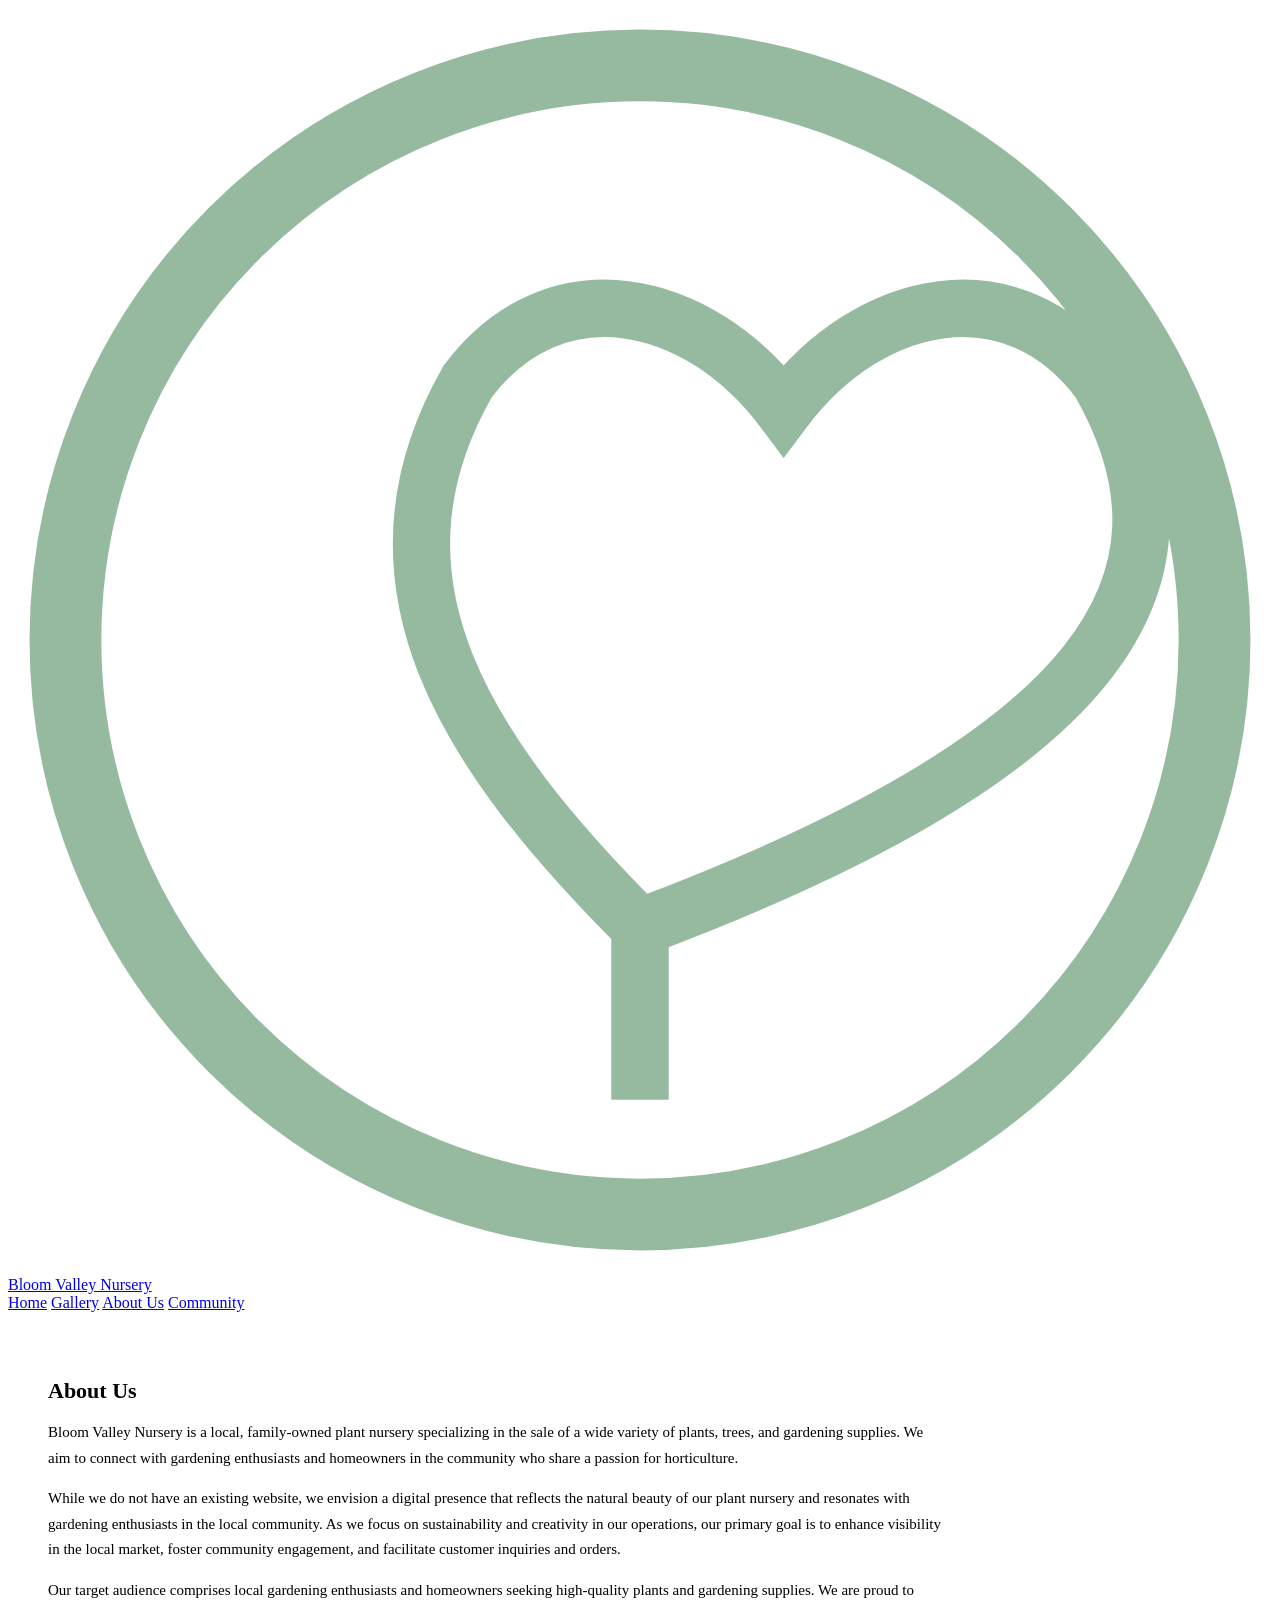
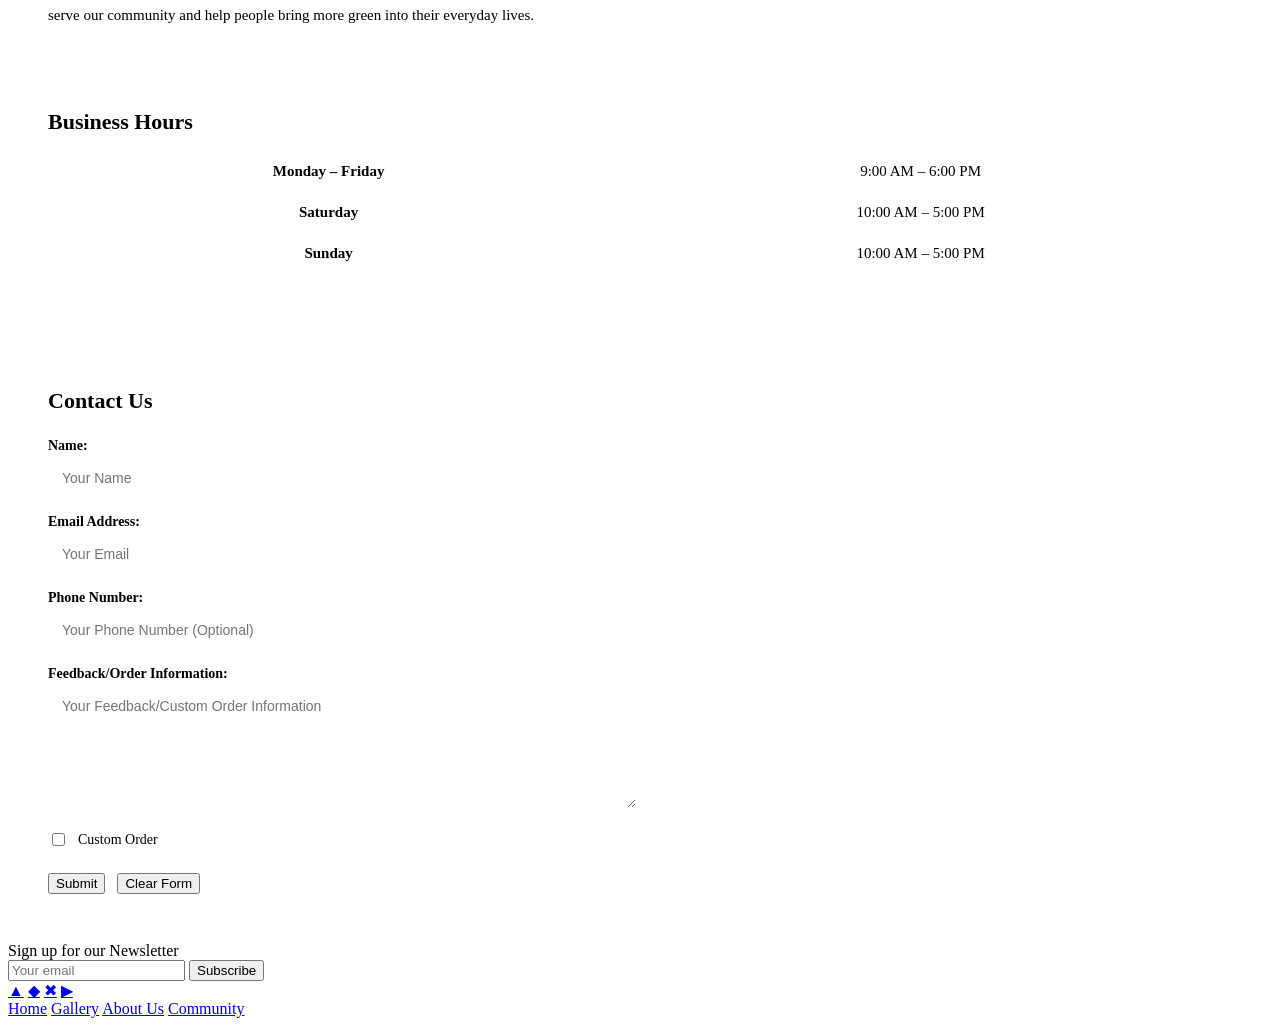
<file: About Us.html>
<!DOCTYPE html>
<!-- saved from url=(0045)file:///C:/Users/xaxu_/Downloads/aboutus.html -->
<html lang="en"><head><meta http-equiv="Content-Type" content="text/html; charset=UTF-8">
  
  <meta name="viewport" content="width=device-width, initial-scale=1.0">
  <title>Bloom Valley Nursery — About Us</title>
  <link rel="stylesheet" href="file:///C:/Users/xaxu_/Downloads/style.css">
  <style>
    .about-section {
      padding: 48px 40px;
      background-color: var(--white);
      max-width: 900px;
    }
    .about-section h2 {
      font-size: 22px;
      font-weight: bold;
      color: var(--canopy-green);
      margin-bottom: 16px;
    }
    .about-section p {
      font-size: 15px;
      line-height: 1.7;
      margin-bottom: 14px;
      color: var(--detritus-green);
    }

    /* Hours Table */
    .hours-section {
      padding: 0 40px 48px;
      background-color: var(--white);
    }
    .hours-section h2 {
      font-size: 22px;
      font-weight: bold;
      color: var(--canopy-green);
      margin-bottom: 16px;
    }
    .hours-table {
      width: 100%;
      border-collapse: collapse;
    }
    .hours-table td {
      border: 1px solid var(--border-color);
      padding: 12px 20px;
      text-align: center;
      font-size: 15px;
      color: var(--detritus-green);
      background-color: var(--cloudy-gray);
    }
    .hours-table td:first-child {
      font-weight: bold;
      background-color: var(--sky-bloom);
      color: var(--canopy-green);
    }

    /* Contact Form */
    .contact-section {
      padding: 48px 40px;
      background-color: var(--cloudy-gray);
      border-top: 1px solid var(--border-color);
    }
    .contact-section h2 {
      font-size: 22px;
      font-weight: bold;
      color: var(--canopy-green);
      margin-bottom: 24px;
    }
    .form-group {
      margin-bottom: 18px;
    }
    .form-group label {
      display: block;
      font-size: 14px;
      font-weight: bold;
      color: var(--detritus-green);
      margin-bottom: 6px;
    }
    .form-group input[type="text"],
    .form-group input[type="email"],
    .form-group textarea {
      width: 100%;
      max-width: 560px;
      padding: 10px 14px;
      border: 1px solid var(--border-color);
      border-radius: 4px;
      font-size: 14px;
      font-family: Arial, sans-serif;
      color: var(--detritus-green);
      background-color: var(--white);
      outline: none;
      transition: border-color 0.2s;
    }
    .form-group input:focus,
    .form-group textarea:focus {
      border-color: var(--canopy-green);
    }
    .form-group textarea {
      height: 100px;
      resize: vertical;
    }
    .checkbox-group {
      display: flex;
      align-items: center;
      gap: 10px;
      margin-bottom: 24px;
    }
    .checkbox-group label {
      font-size: 14px;
      color: var(--detritus-green);
    }
    .form-actions {
      display: flex;
      gap: 12px;
    }
  </style>
</head>
<body>

  <!-- HEADER -->
  <header>
    <a href="file:///C:/Users/xaxu_/Downloads/index.html" class="header-logo">
      <svg viewBox="0 0 44 44" fill="none" xmlns="http://www.w3.org/2000/svg">
        <circle cx="22" cy="22" r="20" stroke="#96BAA0" stroke-width="2.5"></circle>
        <path d="M22 32 C16 26 12 20 16 13 C19 9 24 10 27 14 C30 10 35 9 38 13 C42 20 38 26 22 32Z" stroke="#96BAA0" stroke-width="2" fill="none"></path>
        <line x1="22" y1="32" x2="22" y2="38" stroke="#96BAA0" stroke-width="2"></line>
      </svg>
      <span class="header-title">Bloom Valley Nursery</span>
    </a>
    <nav>
      <a href="file:///C:/Users/xaxu_/Downloads/index.html">Home</a>
      <a href="file:///C:/Users/xaxu_/Downloads/gallery.html">Gallery</a>
      <a href="file:///C:/Users/xaxu_/Downloads/aboutus.html" class="active">About Us</a>
      <a href="file:///C:/Users/xaxu_/Downloads/community.html">Community</a>
    </nav>
  </header>

  <!-- MAIN -->
  <main>

    <!-- About Us -->
    <section class="about-section">
      <h2>About Us</h2>
      <p>Bloom Valley Nursery is a local, family-owned plant nursery specializing in the sale of a wide variety of plants, trees, and gardening supplies. We aim to connect with gardening enthusiasts and homeowners in the community who share a passion for horticulture.</p>
      <p>While we do not have an existing website, we envision a digital presence that reflects the natural beauty of our plant nursery and resonates with gardening enthusiasts in the local community. As we focus on sustainability and creativity in our operations, our primary goal is to enhance visibility in the local market, foster community engagement, and facilitate customer inquiries and orders.</p>
      <p>Our target audience comprises local gardening enthusiasts and homeowners seeking high-quality plants and gardening supplies. We are proud to serve our community and help people bring more green into their everyday lives.</p>
    </section>

    <!-- Business Hours -->
    <section class="hours-section">
      <h2>Business Hours</h2>
      <table class="hours-table">
        <tbody><tr>
          <td>Monday – Friday</td>
          <td>9:00 AM – 6:00 PM</td>
        </tr>
        <tr>
          <td>Saturday</td>
          <td>10:00 AM – 5:00 PM</td>
        </tr>
        <tr>
          <td>Sunday</td>
          <td>10:00 AM – 5:00 PM</td>
        </tr>
      </tbody></table>
    </section>

    <!-- Contact Us Form -->
    <section class="contact-section">
      <h2>Contact Us</h2>
      <form id="contact-form" onsubmit="submitForm(event)">
        <div class="form-group">
          <label for="name">Name:</label>
          <input type="text" id="name" name="name" placeholder="Your Name" required="">
        </div>
        <div class="form-group">
          <label for="email">Email Address:</label>
          <input type="email" id="email" name="email" placeholder="Your Email" required="">
        </div>
        <div class="form-group">
          <label for="phone">Phone Number:</label>
          <input type="text" id="phone" name="phone" placeholder="Your Phone Number (Optional)">
        </div>
        <div class="form-group">
          <label for="feedback">Feedback/Order Information:</label>
          <textarea id="feedback" name="feedback" placeholder="Your Feedback/Custom Order Information"></textarea>
        </div>
        <div class="checkbox-group">
          <input type="checkbox" id="custom-order" name="customOrder">
          <label for="custom-order">Custom Order</label>
        </div>
        <div class="form-actions">
          <button type="submit" class="btn-primary">Submit</button>
          <button type="button" class="btn-secondary" onclick="clearForm()">Clear Form</button>
        </div>
      </form>
    </section>

  </main>

  <!-- FOOTER -->
  <footer>
    <div class="footer-top">
      <div class="newsletter-section">
        <label>Sign up for our Newsletter</label>
        <div class="newsletter-row">
          <input type="email" id="footer-email" placeholder="Your email" required="">
          <button onclick="subscribe()">Subscribe</button>
        </div>
      </div>
      <div class="social-links">
        <a href="file:///C:/Users/xaxu_/Downloads/aboutus.html#" title="Facebook">▲</a>
        <a href="file:///C:/Users/xaxu_/Downloads/aboutus.html#" title="Instagram">◆</a>
        <a href="file:///C:/Users/xaxu_/Downloads/aboutus.html#" title="X / Twitter">✖</a>
        <a href="file:///C:/Users/xaxu_/Downloads/aboutus.html#" title="YouTube">▶</a>
      </div>
    </div>
    <div class="footer-nav">
      <a href="file:///C:/Users/xaxu_/Downloads/index.html">Home</a>
      <a href="file:///C:/Users/xaxu_/Downloads/gallery.html">Gallery</a>
      <a href="file:///C:/Users/xaxu_/Downloads/aboutus.html">About Us</a>
      <a href="file:///C:/Users/xaxu_/Downloads/community.html">Community</a>
    </div>
  </footer>

  <script>
    function submitForm(e) {
      e.preventDefault();
      var name = document.getElementById('name').value;
      var email = document.getElementById('email').value;
      var phone = document.getElementById('phone').value;
      var feedback = document.getElementById('feedback').value;
      var customOrder = document.getElementById('custom-order').checked;

      if (!name || !email) {
        alert('Please enter your name, email and feedback!');
        return;
      }

      // Save to localStorage
      var formData = {
        name: name,
        email: email,
        phone: phone,
        feedback: feedback,
        customOrder: customOrder
      };
      localStorage.setItem(name, JSON.stringify(formData));

      alert('Thank you for your message, ' + name + '!');
      document.getElementById('contact-form').reset();
    }

    function clearForm() {
      document.getElementById('contact-form').reset();
    }

    function subscribe() {
      var email = document.getElementById('footer-email').value;
      if (!email) { alert('Please fill out this field.'); return; }
      alert('Thank you for subscribing!');
      document.getElementById('footer-email').value = '';
    }
  </script>



</body></html>
</file>
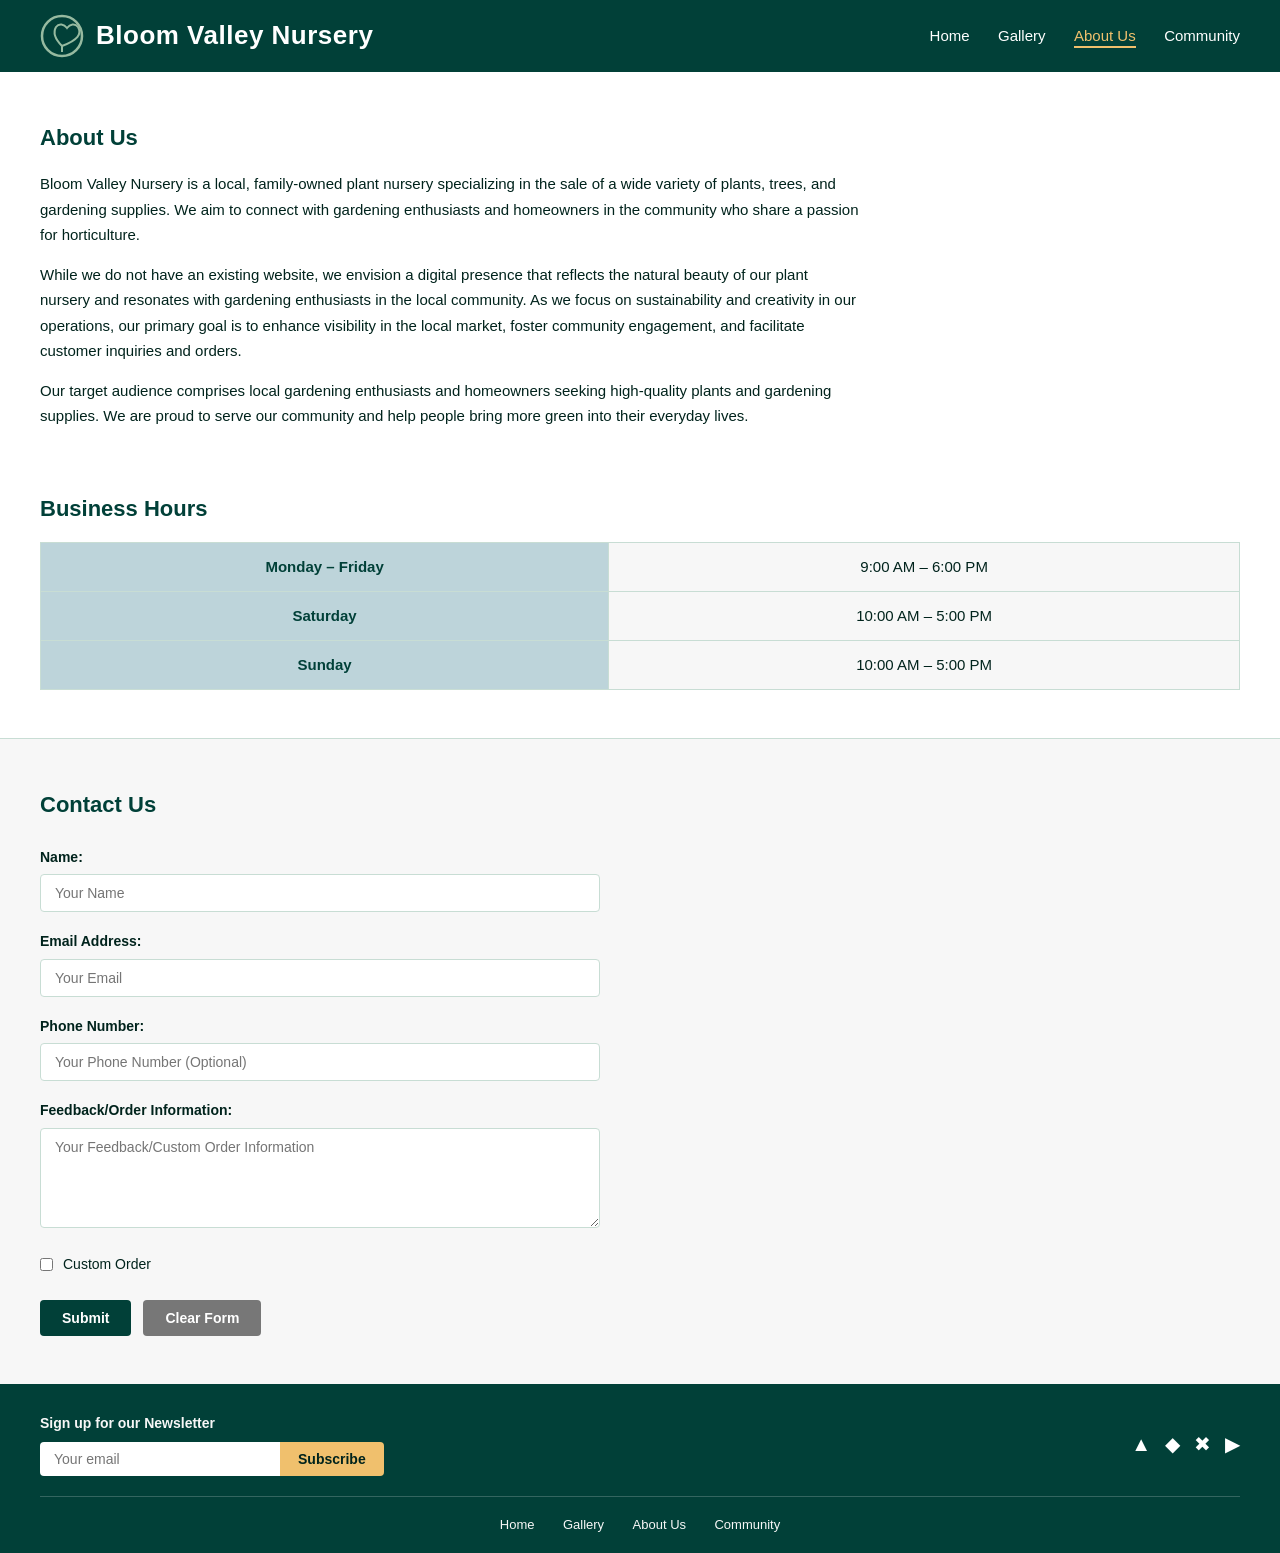
<file: aboutus.html>
<!DOCTYPE html>
<html lang="en">
<head>
  <meta charset="UTF-8">
  <meta name="viewport" content="width=device-width, initial-scale=1.0">
  <title>Bloom Valley Nursery — About Us</title>
  <link rel="stylesheet" href="style.css">
  <style>
    .about-section {
      padding: 48px 40px;
      background-color: var(--white);
      max-width: 900px;
    }
    .about-section h2 {
      font-size: 22px;
      font-weight: bold;
      color: var(--canopy-green);
      margin-bottom: 16px;
    }
    .about-section p {
      font-size: 15px;
      line-height: 1.7;
      margin-bottom: 14px;
      color: var(--detritus-green);
    }

    /* Hours Table */
    .hours-section {
      padding: 0 40px 48px;
      background-color: var(--white);
    }
    .hours-section h2 {
      font-size: 22px;
      font-weight: bold;
      color: var(--canopy-green);
      margin-bottom: 16px;
    }
    .hours-table {
      width: 100%;
      border-collapse: collapse;
    }
    .hours-table td {
      border: 1px solid var(--border-color);
      padding: 12px 20px;
      text-align: center;
      font-size: 15px;
      color: var(--detritus-green);
      background-color: var(--cloudy-gray);
    }
    .hours-table td:first-child {
      font-weight: bold;
      background-color: var(--sky-bloom);
      color: var(--canopy-green);
    }

    /* Contact Form */
    .contact-section {
      padding: 48px 40px;
      background-color: var(--cloudy-gray);
      border-top: 1px solid var(--border-color);
    }
    .contact-section h2 {
      font-size: 22px;
      font-weight: bold;
      color: var(--canopy-green);
      margin-bottom: 24px;
    }
    .form-group {
      margin-bottom: 18px;
    }
    .form-group label {
      display: block;
      font-size: 14px;
      font-weight: bold;
      color: var(--detritus-green);
      margin-bottom: 6px;
    }
    .form-group input[type="text"],
    .form-group input[type="email"],
    .form-group textarea {
      width: 100%;
      max-width: 560px;
      padding: 10px 14px;
      border: 1px solid var(--border-color);
      border-radius: 4px;
      font-size: 14px;
      font-family: Arial, sans-serif;
      color: var(--detritus-green);
      background-color: var(--white);
      outline: none;
      transition: border-color 0.2s;
    }
    .form-group input:focus,
    .form-group textarea:focus {
      border-color: var(--canopy-green);
    }
    .form-group textarea {
      height: 100px;
      resize: vertical;
    }
    .checkbox-group {
      display: flex;
      align-items: center;
      gap: 10px;
      margin-bottom: 24px;
    }
    .checkbox-group label {
      font-size: 14px;
      color: var(--detritus-green);
    }
    .form-actions {
      display: flex;
      gap: 12px;
    }
  </style>
</head>
<body>

  <!-- HEADER -->
  <header>
    <a href="index.html" class="header-logo">
      <svg viewBox="0 0 44 44" fill="none" xmlns="http://www.w3.org/2000/svg">
        <circle cx="22" cy="22" r="20" stroke="#96BAA0" stroke-width="2.5"></circle>
        <path d="M22 32 C16 26 12 20 16 13 C19 9 24 10 27 14 C30 10 35 9 38 13 C42 20 38 26 22 32Z" stroke="#96BAA0" stroke-width="2" fill="none"></path>
        <line x1="22" y1="32" x2="22" y2="38" stroke="#96BAA0" stroke-width="2"></line>
      </svg>
      <span class="header-title">Bloom Valley Nursery</span>
    </a>
    <nav>
      <a href="index.html">Home</a>
      <a href="Gallery.html">Gallery</a>
      <a href="aboutus.html" class="active">About Us</a>
      <a href="Community.html">Community</a>
    </nav>
  </header>

  <!-- MAIN -->
  <main>

    <!-- About Us -->
    <section class="about-section">
      <h2>About Us</h2>
      <p>Bloom Valley Nursery is a local, family-owned plant nursery specializing in the sale of a wide variety of plants, trees, and gardening supplies. We aim to connect with gardening enthusiasts and homeowners in the community who share a passion for horticulture.</p>
      <p>While we do not have an existing website, we envision a digital presence that reflects the natural beauty of our plant nursery and resonates with gardening enthusiasts in the local community. As we focus on sustainability and creativity in our operations, our primary goal is to enhance visibility in the local market, foster community engagement, and facilitate customer inquiries and orders.</p>
      <p>Our target audience comprises local gardening enthusiasts and homeowners seeking high-quality plants and gardening supplies. We are proud to serve our community and help people bring more green into their everyday lives.</p>
    </section>

    <!-- Business Hours -->
    <section class="hours-section">
      <h2>Business Hours</h2>
      <table class="hours-table">
        <tbody><tr>
          <td>Monday – Friday</td>
          <td>9:00 AM – 6:00 PM</td>
        </tr>
        <tr>
          <td>Saturday</td>
          <td>10:00 AM – 5:00 PM</td>
        </tr>
        <tr>
          <td>Sunday</td>
          <td>10:00 AM – 5:00 PM</td>
        </tr>
      </tbody></table>
    </section>

    <!-- Contact Us Form -->
    <section class="contact-section">
      <h2>Contact Us</h2>
      <form id="contact-form" onsubmit="submitForm(event)">
        <div class="form-group">
          <label for="name">Name:</label>
          <input type="text" id="name" name="name" placeholder="Your Name" required>
        </div>
        <div class="form-group">
          <label for="email">Email Address:</label>
          <input type="email" id="email" name="email" placeholder="Your Email" required>
        </div>
        <div class="form-group">
          <label for="phone">Phone Number:</label>
          <input type="text" id="phone" name="phone" placeholder="Your Phone Number (Optional)">
        </div>
        <div class="form-group">
          <label for="feedback">Feedback/Order Information:</label>
          <textarea id="feedback" name="feedback" placeholder="Your Feedback/Custom Order Information"></textarea>
        </div>
        <div class="checkbox-group">
          <input type="checkbox" id="custom-order" name="customOrder">
          <label for="custom-order">Custom Order</label>
        </div>
        <div class="form-actions">
          <button type="submit" class="btn-primary">Submit</button>
          <button type="button" class="btn-secondary" onclick="clearForm()">Clear Form</button>
        </div>
      </form>
    </section>

  </main>

  <!-- FOOTER -->
  <footer>
    <div class="footer-top">
      <div class="newsletter-section">
        <label>Sign up for our Newsletter</label>
        <div class="newsletter-row">
          <input type="email" id="footer-email" placeholder="Your email" required>
          <button onclick="subscribe()">Subscribe</button>
        </div>
      </div>
      <div class="social-links">
        <a href="#" title="Facebook">▲</a>
        <a href="#" title="Instagram">◆</a>
        <a href="#" title="X / Twitter">✖</a>
        <a href="#" title="YouTube">▶</a>
      </div>
    </div>
    <div class="footer-nav">
      <a href="index.html">Home</a>
      <a href="Gallery.html">Gallery</a>
      <a href="aboutus.html">About Us</a>
      <a href="Community.html">Community</a>
    </div>
  </footer>

  <!-- Touchstone Task 3.1: Contact form Submit + Subscribe alerts -->
  <script>
    function submitForm(e) {
      e.preventDefault();
      var name = document.getElementById('name').value;
      var email = document.getElementById('email').value;
      var phone = document.getElementById('phone').value;
      var feedback = document.getElementById('feedback').value;
      var customOrder = document.getElementById('custom-order').checked;

      // Save to localStorage (preview of Task 3.2 — Storing Data with Web Storage)
      var formData = {
        name: name,
        email: email,
        phone: phone,
        feedback: feedback,
        customOrder: customOrder
      };
      localStorage.setItem(name, JSON.stringify(formData));

      alert('Thank you for your message.');
      document.getElementById('contact-form').reset();
    }

    function clearForm() {
      document.getElementById('contact-form').reset();
    }

    function subscribe() {
      var input = document.getElementById('footer-email');
      if (!input.checkValidity()) {
        input.reportValidity();
        return;
      }
      alert('Thank you for subscribing.');
      input.value = '';
    }
  </script>

</body>
</html>
</file>
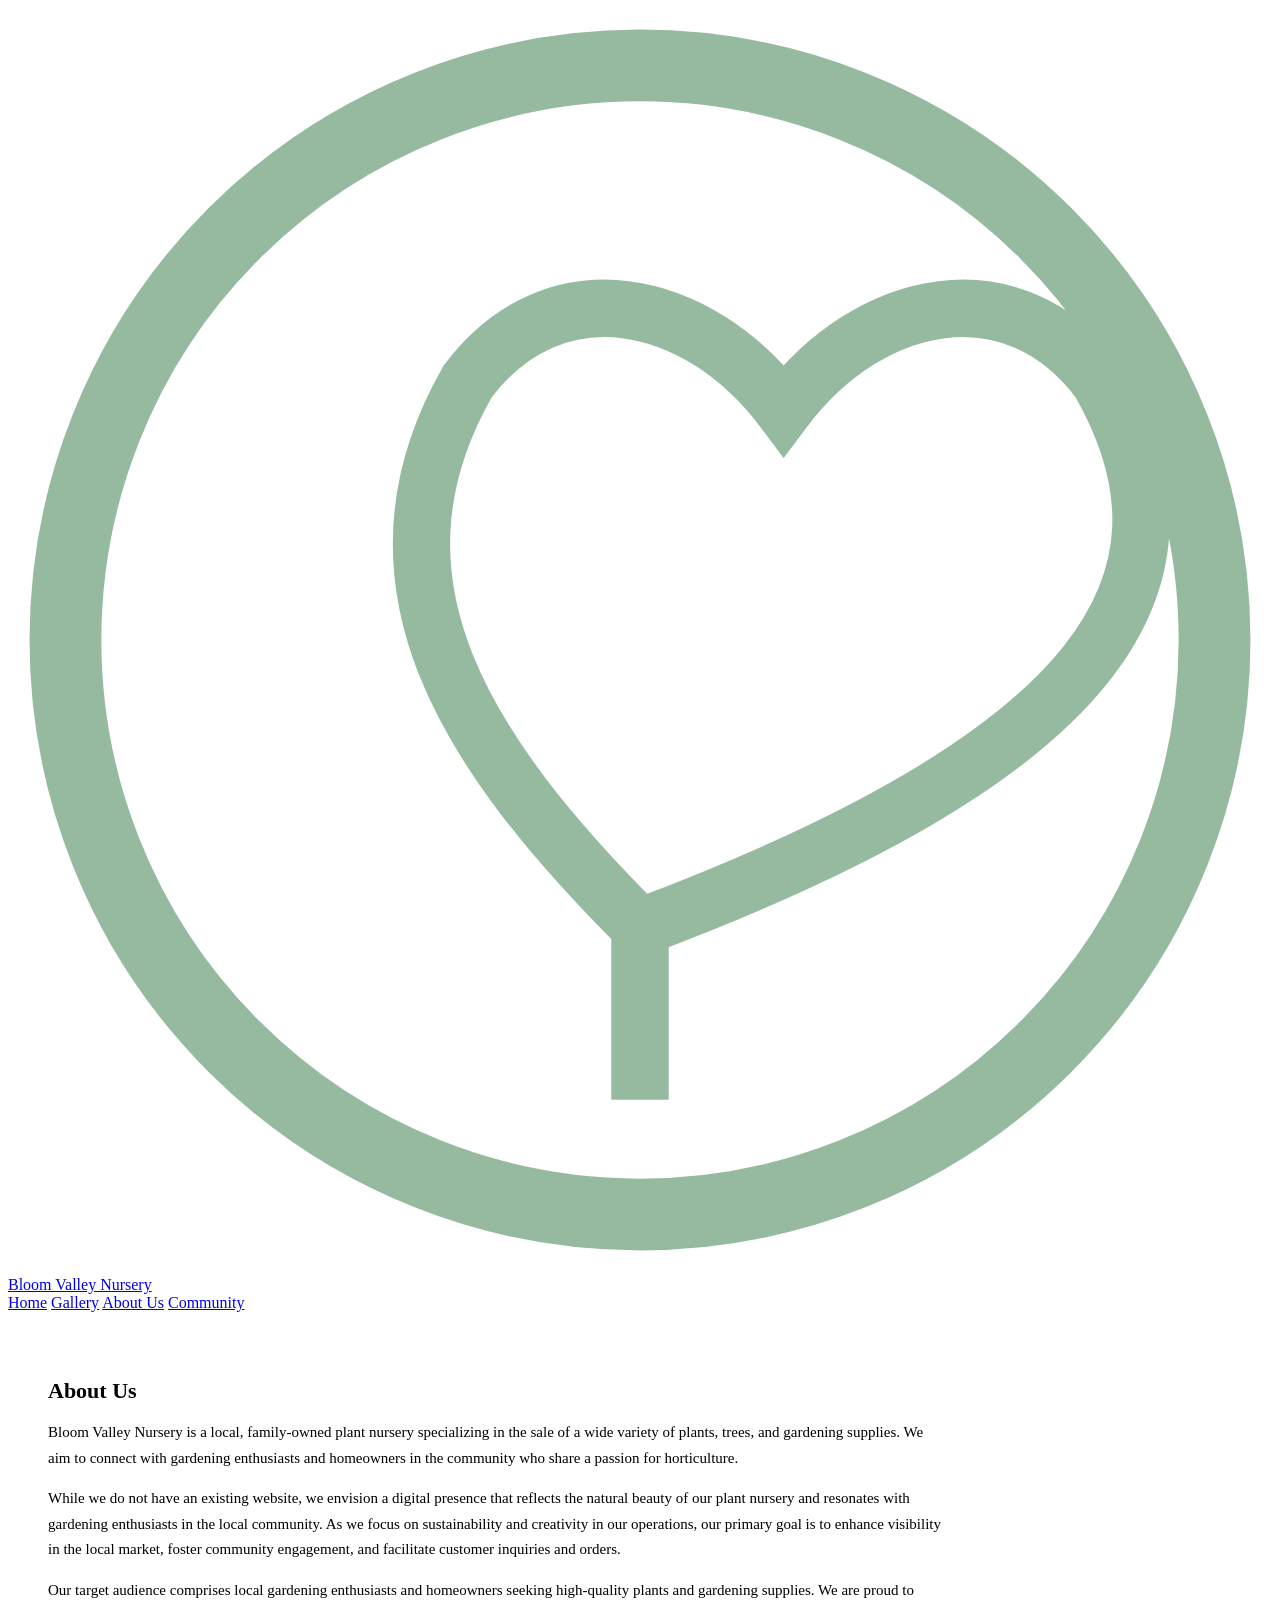
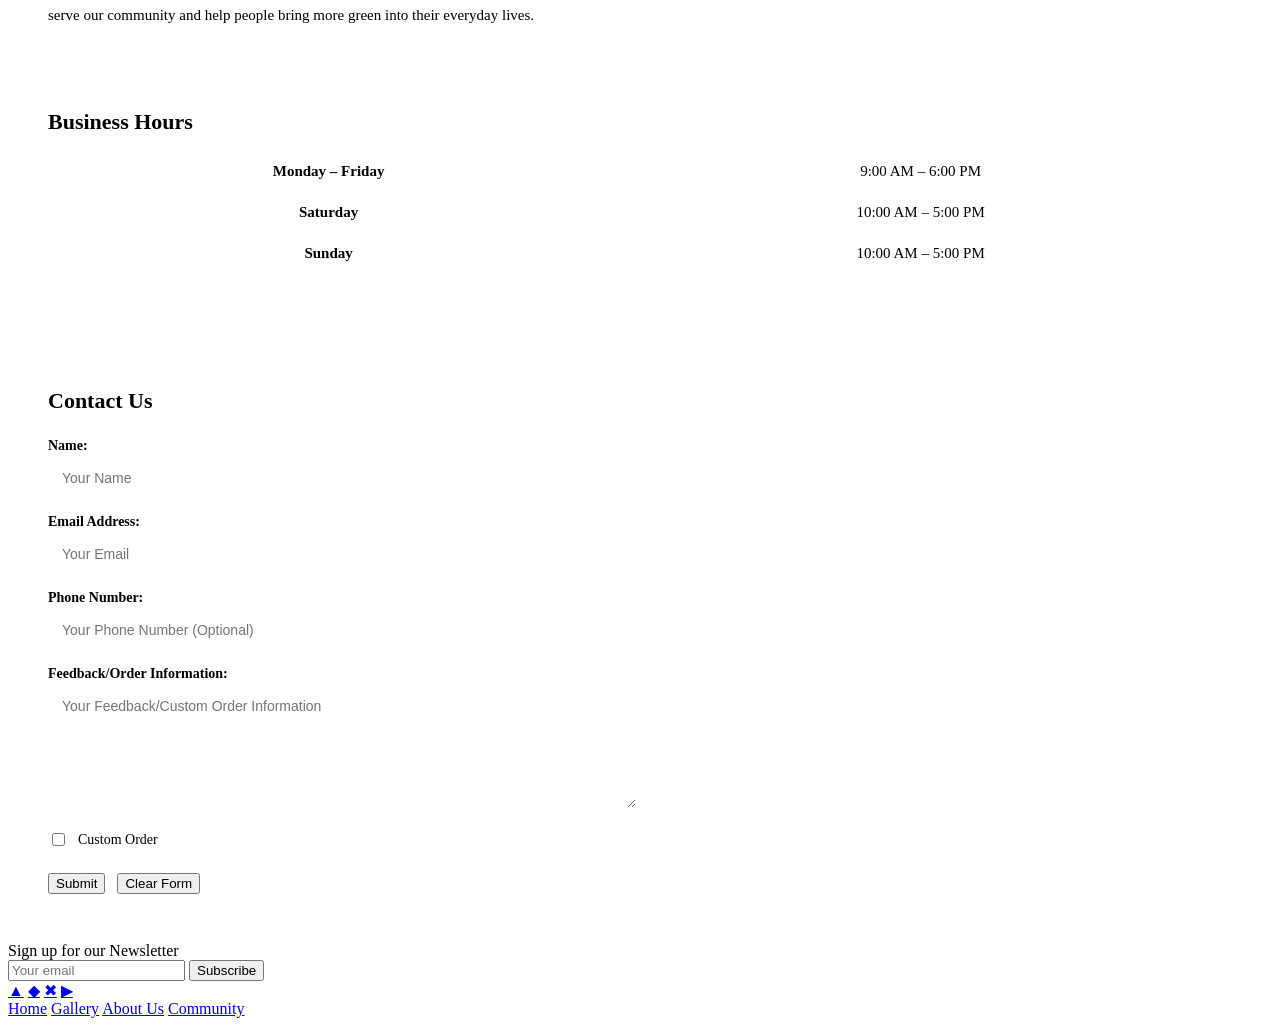
<file: Bloom Valley Nursery — About Us.html>
<!DOCTYPE html>
<!-- saved from url=(0045)file:///C:/Users/xaxu_/Downloads/aboutus.html -->
<html lang="en"><head><meta http-equiv="Content-Type" content="text/html; charset=UTF-8">
  
  <meta name="viewport" content="width=device-width, initial-scale=1.0">
  <title>Bloom Valley Nursery — About Us</title>
  <link rel="stylesheet" href="file:///C:/Users/xaxu_/Downloads/style.css">
  <style>
    .about-section {
      padding: 48px 40px;
      background-color: var(--white);
      max-width: 900px;
    }
    .about-section h2 {
      font-size: 22px;
      font-weight: bold;
      color: var(--canopy-green);
      margin-bottom: 16px;
    }
    .about-section p {
      font-size: 15px;
      line-height: 1.7;
      margin-bottom: 14px;
      color: var(--detritus-green);
    }

    /* Hours Table */
    .hours-section {
      padding: 0 40px 48px;
      background-color: var(--white);
    }
    .hours-section h2 {
      font-size: 22px;
      font-weight: bold;
      color: var(--canopy-green);
      margin-bottom: 16px;
    }
    .hours-table {
      width: 100%;
      border-collapse: collapse;
    }
    .hours-table td {
      border: 1px solid var(--border-color);
      padding: 12px 20px;
      text-align: center;
      font-size: 15px;
      color: var(--detritus-green);
      background-color: var(--cloudy-gray);
    }
    .hours-table td:first-child {
      font-weight: bold;
      background-color: var(--sky-bloom);
      color: var(--canopy-green);
    }

    /* Contact Form */
    .contact-section {
      padding: 48px 40px;
      background-color: var(--cloudy-gray);
      border-top: 1px solid var(--border-color);
    }
    .contact-section h2 {
      font-size: 22px;
      font-weight: bold;
      color: var(--canopy-green);
      margin-bottom: 24px;
    }
    .form-group {
      margin-bottom: 18px;
    }
    .form-group label {
      display: block;
      font-size: 14px;
      font-weight: bold;
      color: var(--detritus-green);
      margin-bottom: 6px;
    }
    .form-group input[type="text"],
    .form-group input[type="email"],
    .form-group textarea {
      width: 100%;
      max-width: 560px;
      padding: 10px 14px;
      border: 1px solid var(--border-color);
      border-radius: 4px;
      font-size: 14px;
      font-family: Arial, sans-serif;
      color: var(--detritus-green);
      background-color: var(--white);
      outline: none;
      transition: border-color 0.2s;
    }
    .form-group input:focus,
    .form-group textarea:focus {
      border-color: var(--canopy-green);
    }
    .form-group textarea {
      height: 100px;
      resize: vertical;
    }
    .checkbox-group {
      display: flex;
      align-items: center;
      gap: 10px;
      margin-bottom: 24px;
    }
    .checkbox-group label {
      font-size: 14px;
      color: var(--detritus-green);
    }
    .form-actions {
      display: flex;
      gap: 12px;
    }
  </style>
</head>
<body>

  <!-- HEADER -->
  <header>
    <a href="file:///C:/Users/xaxu_/Downloads/index.html" class="header-logo">
      <svg viewBox="0 0 44 44" fill="none" xmlns="http://www.w3.org/2000/svg">
        <circle cx="22" cy="22" r="20" stroke="#96BAA0" stroke-width="2.5"></circle>
        <path d="M22 32 C16 26 12 20 16 13 C19 9 24 10 27 14 C30 10 35 9 38 13 C42 20 38 26 22 32Z" stroke="#96BAA0" stroke-width="2" fill="none"></path>
        <line x1="22" y1="32" x2="22" y2="38" stroke="#96BAA0" stroke-width="2"></line>
      </svg>
      <span class="header-title">Bloom Valley Nursery</span>
    </a>
    <nav>
      <a href="file:///C:/Users/xaxu_/Downloads/index.html">Home</a>
      <a href="file:///C:/Users/xaxu_/Downloads/gallery.html">Gallery</a>
      <a href="file:///C:/Users/xaxu_/Downloads/aboutus.html" class="active">About Us</a>
      <a href="file:///C:/Users/xaxu_/Downloads/community.html">Community</a>
    </nav>
  </header>

  <!-- MAIN -->
  <main>

    <!-- About Us -->
    <section class="about-section">
      <h2>About Us</h2>
      <p>Bloom Valley Nursery is a local, family-owned plant nursery specializing in the sale of a wide variety of plants, trees, and gardening supplies. We aim to connect with gardening enthusiasts and homeowners in the community who share a passion for horticulture.</p>
      <p>While we do not have an existing website, we envision a digital presence that reflects the natural beauty of our plant nursery and resonates with gardening enthusiasts in the local community. As we focus on sustainability and creativity in our operations, our primary goal is to enhance visibility in the local market, foster community engagement, and facilitate customer inquiries and orders.</p>
      <p>Our target audience comprises local gardening enthusiasts and homeowners seeking high-quality plants and gardening supplies. We are proud to serve our community and help people bring more green into their everyday lives.</p>
    </section>

    <!-- Business Hours -->
    <section class="hours-section">
      <h2>Business Hours</h2>
      <table class="hours-table">
        <tbody><tr>
          <td>Monday – Friday</td>
          <td>9:00 AM – 6:00 PM</td>
        </tr>
        <tr>
          <td>Saturday</td>
          <td>10:00 AM – 5:00 PM</td>
        </tr>
        <tr>
          <td>Sunday</td>
          <td>10:00 AM – 5:00 PM</td>
        </tr>
      </tbody></table>
    </section>

    <!-- Contact Us Form -->
    <section class="contact-section">
      <h2>Contact Us</h2>
      <form id="contact-form" onsubmit="submitForm(event)">
        <div class="form-group">
          <label for="name">Name:</label>
          <input type="text" id="name" name="name" placeholder="Your Name" required="">
        </div>
        <div class="form-group">
          <label for="email">Email Address:</label>
          <input type="email" id="email" name="email" placeholder="Your Email" required="">
        </div>
        <div class="form-group">
          <label for="phone">Phone Number:</label>
          <input type="text" id="phone" name="phone" placeholder="Your Phone Number (Optional)">
        </div>
        <div class="form-group">
          <label for="feedback">Feedback/Order Information:</label>
          <textarea id="feedback" name="feedback" placeholder="Your Feedback/Custom Order Information"></textarea>
        </div>
        <div class="checkbox-group">
          <input type="checkbox" id="custom-order" name="customOrder">
          <label for="custom-order">Custom Order</label>
        </div>
        <div class="form-actions">
          <button type="submit" class="btn-primary">Submit</button>
          <button type="button" class="btn-secondary" onclick="clearForm()">Clear Form</button>
        </div>
      </form>
    </section>

  </main>

  <!-- FOOTER -->
  <footer>
    <div class="footer-top">
      <div class="newsletter-section">
        <label>Sign up for our Newsletter</label>
        <div class="newsletter-row">
          <input type="email" id="footer-email" placeholder="Your email" required="">
          <button onclick="subscribe()">Subscribe</button>
        </div>
      </div>
      <div class="social-links">
        <a href="file:///C:/Users/xaxu_/Downloads/aboutus.html#" title="Facebook">▲</a>
        <a href="file:///C:/Users/xaxu_/Downloads/aboutus.html#" title="Instagram">◆</a>
        <a href="file:///C:/Users/xaxu_/Downloads/aboutus.html#" title="X / Twitter">✖</a>
        <a href="file:///C:/Users/xaxu_/Downloads/aboutus.html#" title="YouTube">▶</a>
      </div>
    </div>
    <div class="footer-nav">
      <a href="file:///C:/Users/xaxu_/Downloads/index.html">Home</a>
      <a href="file:///C:/Users/xaxu_/Downloads/gallery.html">Gallery</a>
      <a href="file:///C:/Users/xaxu_/Downloads/aboutus.html">About Us</a>
      <a href="file:///C:/Users/xaxu_/Downloads/community.html">Community</a>
    </div>
  </footer>

  <script>
    function submitForm(e) {
      e.preventDefault();
      var name = document.getElementById('name').value;
      var email = document.getElementById('email').value;
      var phone = document.getElementById('phone').value;
      var feedback = document.getElementById('feedback').value;
      var customOrder = document.getElementById('custom-order').checked;

      if (!name || !email) {
        alert('Please enter your name, email and feedback!');
        return;
      }

      // Save to localStorage
      var formData = {
        name: name,
        email: email,
        phone: phone,
        feedback: feedback,
        customOrder: customOrder
      };
      localStorage.setItem(name, JSON.stringify(formData));

      alert('Thank you for your message, ' + name + '!');
      document.getElementById('contact-form').reset();
    }

    function clearForm() {
      document.getElementById('contact-form').reset();
    }

    function subscribe() {
      var email = document.getElementById('footer-email').value;
      if (!email) { alert('Please fill out this field.'); return; }
      alert('Thank you for subscribing!');
      document.getElementById('footer-email').value = '';
    }
  </script>



</body></html>
</file>
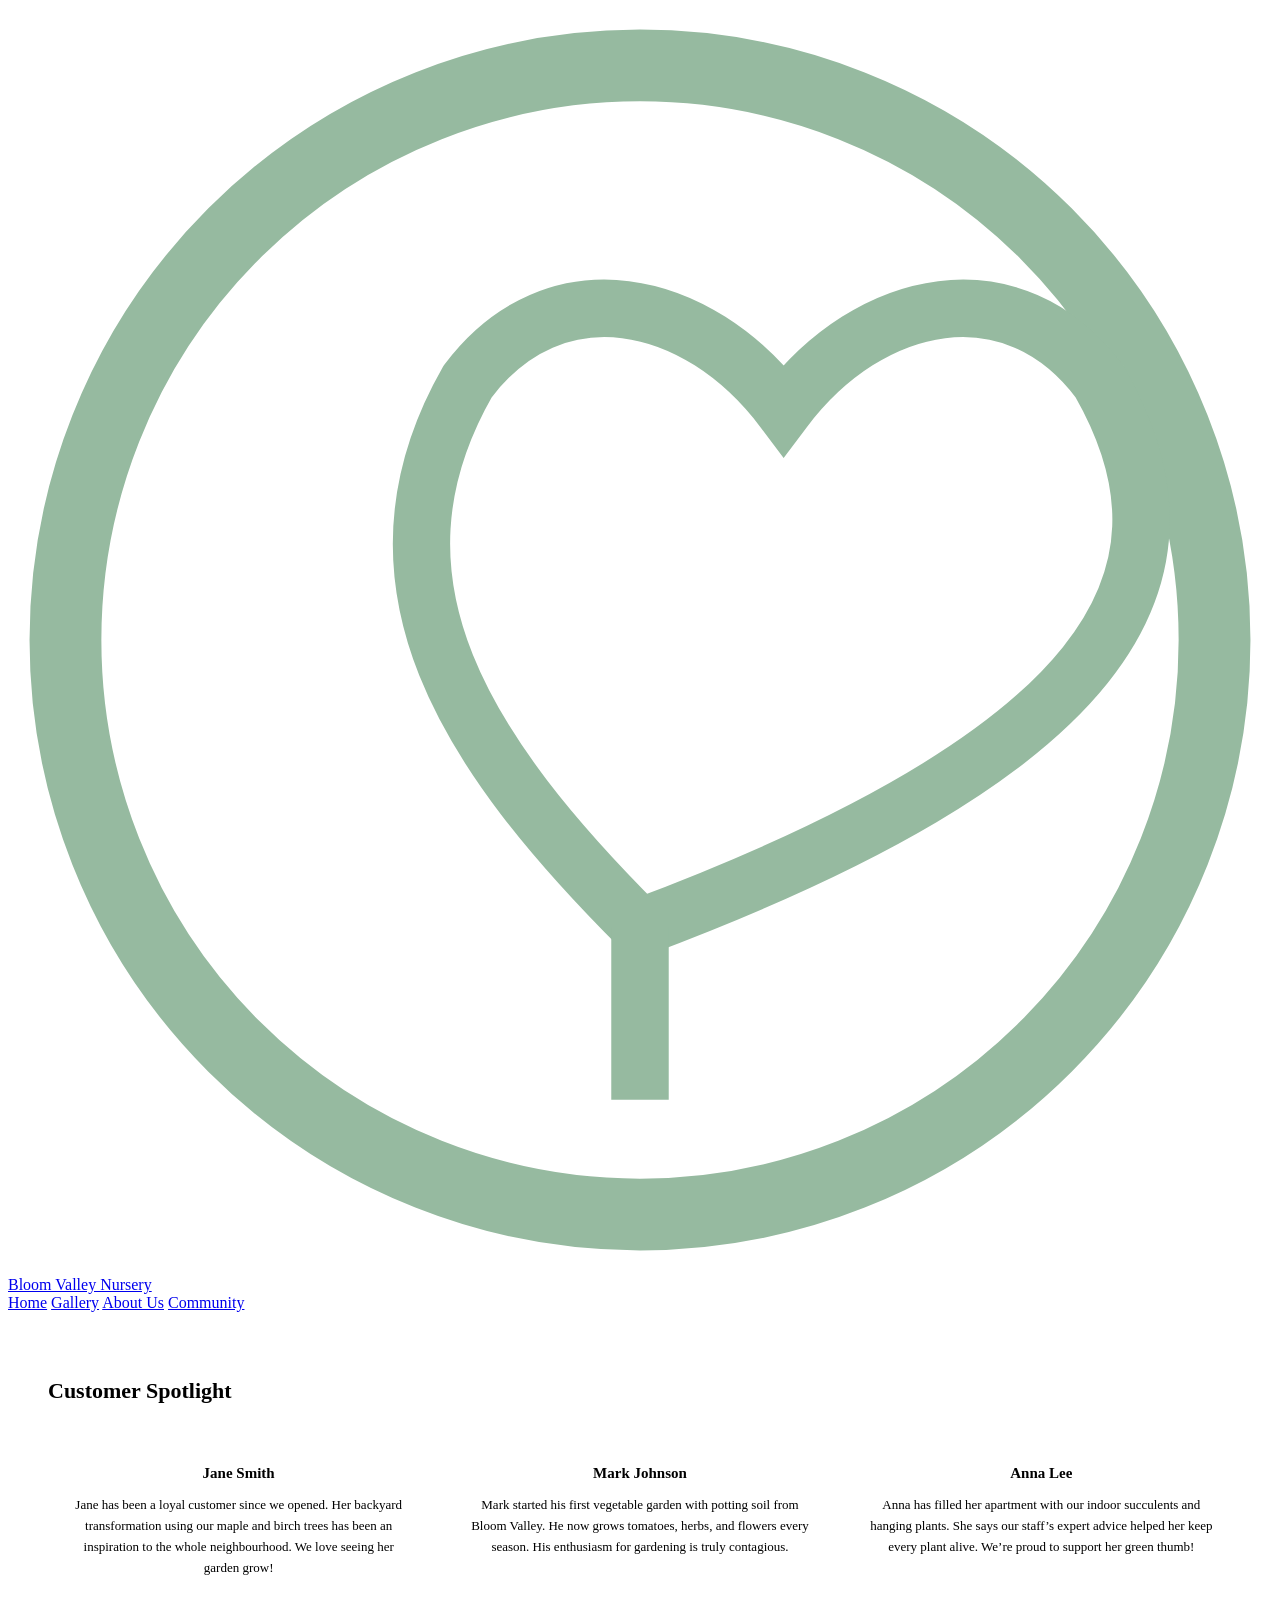
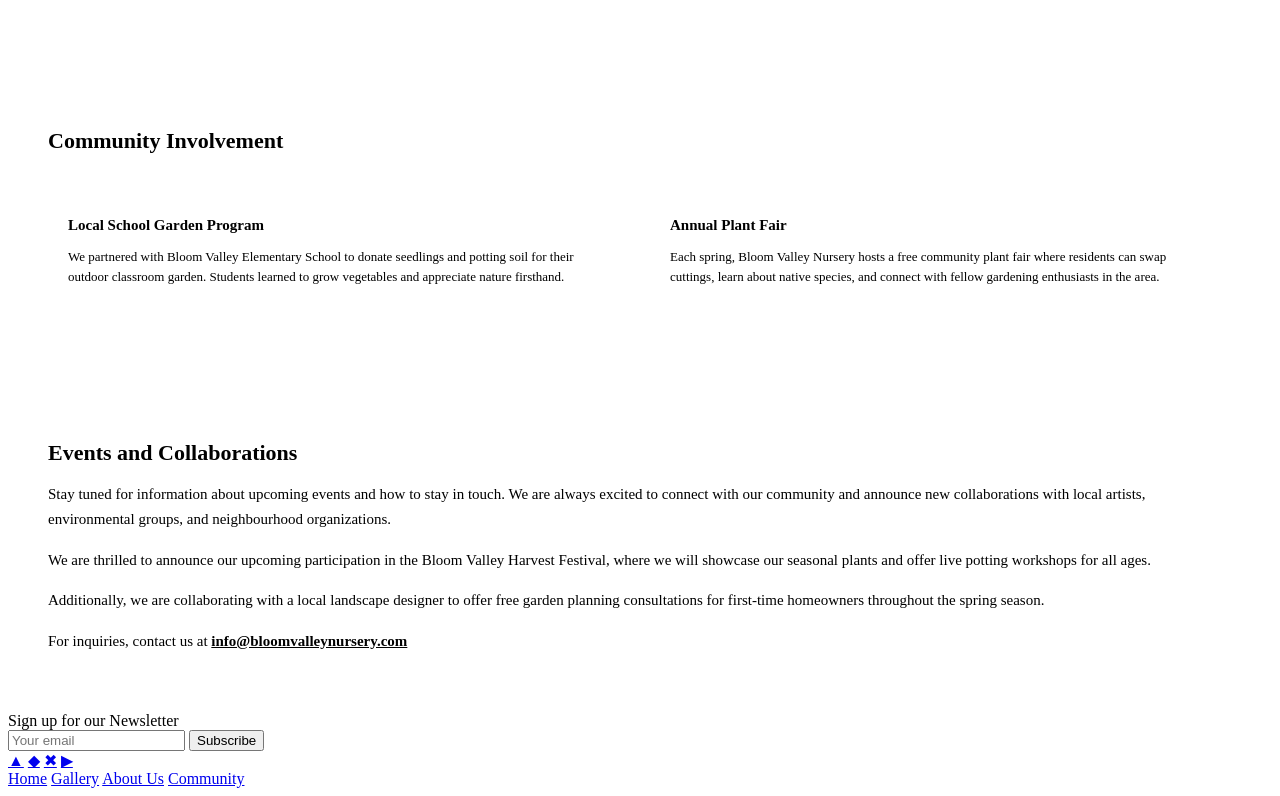
<file: Bloom Valley Nursery — Community.html>
<!DOCTYPE html>
<!-- saved from url=(0049)file:///C:/Users/xaxu_/Downloads/community_1.html -->
<html lang="en"><head><meta http-equiv="Content-Type" content="text/html; charset=UTF-8">
  
  <meta name="viewport" content="width=device-width, initial-scale=1.0">
  <title>Bloom Valley Nursery — Community</title>
  <link rel="stylesheet" href="file:///C:/Users/xaxu_/Downloads/style.css">
  <style>
    /* Customer Spotlight */
    .spotlight-section {
      background-color: var(--sunlit-petal);
      padding: 48px 40px;
    }
    .spotlight-section h2 {
      font-size: 22px;
      font-weight: bold;
      color: var(--canopy-green);
      margin-bottom: 24px;
    }
    .spotlight-grid {
      display: flex;
      gap: 20px;
      flex-wrap: wrap;
    }
    .spotlight-card {
      flex: 1;
      min-width: 220px;
      background-color: var(--white);
      border: 2px solid var(--canopy-green);
      border-radius: 6px;
      padding: 22px 18px;
      text-align: center;
    }
    .spotlight-card h3 {
      font-size: 15px;
      font-weight: bold;
      color: var(--canopy-green);
      margin-bottom: 10px;
    }
    .spotlight-card p {
      font-size: 13px;
      color: var(--detritus-green);
      line-height: 1.6;
    }

    /* Community Involvement */
    .involvement-section {
      background-color: var(--white);
      padding: 48px 40px;
    }
    .involvement-section h2 {
      font-size: 22px;
      font-weight: bold;
      color: var(--canopy-green);
      margin-bottom: 24px;
    }
    .involvement-grid {
      display: flex;
      gap: 20px;
      flex-wrap: wrap;
    }
    .involvement-card {
      flex: 1;
      min-width: 260px;
      background-color: var(--canopy-green);
      color: var(--white);
      border-radius: 6px;
      padding: 24px 20px;
    }
    .involvement-card h3 {
      font-size: 15px;
      font-weight: bold;
      margin-bottom: 10px;
    }
    .involvement-card p {
      font-size: 13px;
      line-height: 1.6;
    }

    /* Events */
    .events-section {
      background-color: var(--cloudy-gray);
      padding: 48px 40px;
      border-top: 1px solid var(--border-color);
    }
    .events-section h2 {
      font-size: 22px;
      font-weight: bold;
      color: var(--canopy-green);
      margin-bottom: 16px;
    }
    .events-section p {
      font-size: 15px;
      line-height: 1.7;
      color: var(--detritus-green);
      margin-bottom: 10px;
    }
    .events-section a {
      color: var(--canopy-green);
      font-weight: bold;
    }
    .events-section a:hover {
      color: var(--meadow-mist);
    }
  </style>
</head>
<body>

  <!-- HEADER -->
  <header>
    <a href="file:///C:/Users/xaxu_/Downloads/index.html" class="header-logo">
      <svg viewBox="0 0 44 44" fill="none" xmlns="http://www.w3.org/2000/svg">
        <circle cx="22" cy="22" r="20" stroke="#96BAA0" stroke-width="2.5"></circle>
        <path d="M22 32 C16 26 12 20 16 13 C19 9 24 10 27 14 C30 10 35 9 38 13 C42 20 38 26 22 32Z" stroke="#96BAA0" stroke-width="2" fill="none"></path>
        <line x1="22" y1="32" x2="22" y2="38" stroke="#96BAA0" stroke-width="2"></line>
      </svg>
      <span class="header-title">Bloom Valley Nursery</span>
    </a>
    <nav>
      <a href="file:///C:/Users/xaxu_/Downloads/index.html">Home</a>
      <a href="file:///C:/Users/xaxu_/Downloads/gallery.html">Gallery</a>
      <a href="file:///C:/Users/xaxu_/Downloads/aboutus.html">About Us</a>
      <a href="file:///C:/Users/xaxu_/Downloads/community.html" class="active">Community</a>
    </nav>
  </header>

  <!-- MAIN -->
  <main>

    <!-- Customer Spotlight -->
    <section class="spotlight-section">
      <h2>Customer Spotlight</h2>
      <div class="spotlight-grid">
        <div class="spotlight-card">
          <h3>Jane Smith</h3>
          <p>Jane has been a loyal customer since we opened. Her backyard transformation using our maple and birch trees has been an inspiration to the whole neighbourhood. We love seeing her garden grow!</p>
        </div>
        <div class="spotlight-card">
          <h3>Mark Johnson</h3>
          <p>Mark started his first vegetable garden with potting soil from Bloom Valley. He now grows tomatoes, herbs, and flowers every season. His enthusiasm for gardening is truly contagious.</p>
        </div>
        <div class="spotlight-card">
          <h3>Anna Lee</h3>
          <p>Anna has filled her apartment with our indoor succulents and hanging plants. She says our staff’s expert advice helped her keep every plant alive. We’re proud to support her green thumb!</p>
        </div>
      </div>
    </section>

    <!-- Community Involvement -->
    <section class="involvement-section">
      <h2>Community Involvement</h2>
      <div class="involvement-grid">
        <div class="involvement-card">
          <h3>Local School Garden Program</h3>
          <p>We partnered with Bloom Valley Elementary School to donate seedlings and potting soil for their outdoor classroom garden. Students learned to grow vegetables and appreciate nature firsthand.</p>
        </div>
        <div class="involvement-card">
          <h3>Annual Plant Fair</h3>
          <p>Each spring, Bloom Valley Nursery hosts a free community plant fair where residents can swap cuttings, learn about native species, and connect with fellow gardening enthusiasts in the area.</p>
        </div>
      </div>
    </section>

    <!-- Events and Collaborations -->
    <section class="events-section">
      <h2>Events and Collaborations</h2>
      <p>Stay tuned for information about upcoming events and how to stay in touch. We are always excited to connect with our community and announce new collaborations with local artists, environmental groups, and neighbourhood organizations.</p>
      <p>We are thrilled to announce our upcoming participation in the Bloom Valley Harvest Festival, where we will showcase our seasonal plants and offer live potting workshops for all ages.</p>
      <p>Additionally, we are collaborating with a local landscape designer to offer free garden planning consultations for first-time homeowners throughout the spring season.</p>
      <p>For inquiries, contact us at <a href="mailto:info@bloomvalleynursery.com">info@bloomvalleynursery.com</a></p>
    </section>

  </main>

  <!-- FOOTER -->
  <footer>
    <div class="footer-top">
      <div class="newsletter-section">
        <label>Sign up for our Newsletter</label>
        <div class="newsletter-row">
          <input type="email" id="footer-email" placeholder="Your email" required="">
          <button onclick="subscribe()">Subscribe</button>
        </div>
      </div>
      <div class="social-links">
        <a href="file:///C:/Users/xaxu_/Downloads/community_1.html#" title="Facebook">▲</a>
        <a href="file:///C:/Users/xaxu_/Downloads/community_1.html#" title="Instagram">◆</a>
        <a href="file:///C:/Users/xaxu_/Downloads/community_1.html#" title="X / Twitter">✖</a>
        <a href="file:///C:/Users/xaxu_/Downloads/community_1.html#" title="YouTube">▶</a>
      </div>
    </div>
    <div class="footer-nav">
      <a href="file:///C:/Users/xaxu_/Downloads/index.html">Home</a>
      <a href="file:///C:/Users/xaxu_/Downloads/gallery.html">Gallery</a>
      <a href="file:///C:/Users/xaxu_/Downloads/aboutus.html">About Us</a>
      <a href="file:///C:/Users/xaxu_/Downloads/community.html">Community</a>
    </div>
  </footer>

  <script>
    function subscribe() {
      var email = document.getElementById('footer-email').value;
      if (!email) { alert('Please fill out this field.'); return; }
      alert('Thank you for subscribing!');
      document.getElementById('footer-email').value = '';
    }
  </script>



</body></html>
</file>
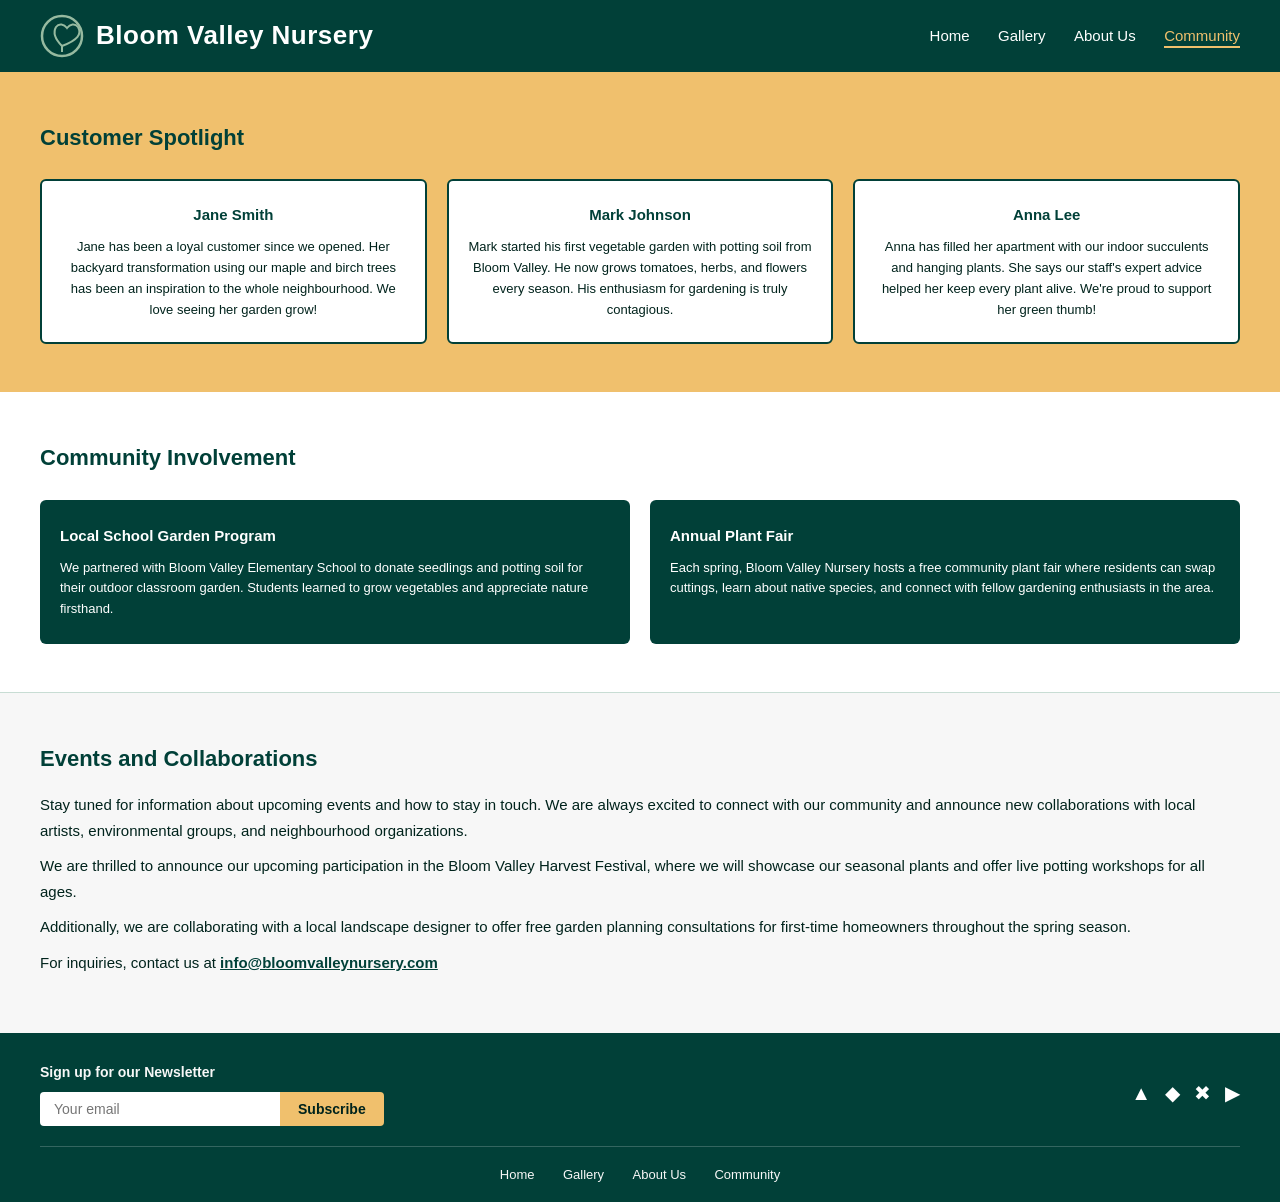
<file: Community.html>
<!DOCTYPE html>
<html lang="en">
<head>
  <meta charset="UTF-8">
  <meta name="viewport" content="width=device-width, initial-scale=1.0">
  <title>Bloom Valley Nursery — Community</title>
  <link rel="stylesheet" href="style.css">
  <style>
    /* Customer Spotlight */
    .spotlight-section {
      background-color: var(--sunlit-petal);
      padding: 48px 40px;
    }
    .spotlight-section h2 {
      font-size: 22px;
      font-weight: bold;
      color: var(--canopy-green);
      margin-bottom: 24px;
    }
    .spotlight-grid {
      display: flex;
      gap: 20px;
      flex-wrap: wrap;
    }
    .spotlight-card {
      flex: 1;
      min-width: 220px;
      background-color: var(--white);
      border: 2px solid var(--canopy-green);
      border-radius: 6px;
      padding: 22px 18px;
      text-align: center;
    }
    .spotlight-card h3 {
      font-size: 15px;
      font-weight: bold;
      color: var(--canopy-green);
      margin-bottom: 10px;
    }
    .spotlight-card p {
      font-size: 13px;
      color: var(--detritus-green);
      line-height: 1.6;
    }

    /* Community Involvement */
    .involvement-section {
      background-color: var(--white);
      padding: 48px 40px;
    }
    .involvement-section h2 {
      font-size: 22px;
      font-weight: bold;
      color: var(--canopy-green);
      margin-bottom: 24px;
    }
    .involvement-grid {
      display: flex;
      gap: 20px;
      flex-wrap: wrap;
    }
    .involvement-card {
      flex: 1;
      min-width: 260px;
      background-color: var(--canopy-green);
      color: var(--white);
      border-radius: 6px;
      padding: 24px 20px;
    }
    .involvement-card h3 {
      font-size: 15px;
      font-weight: bold;
      margin-bottom: 10px;
    }
    .involvement-card p {
      font-size: 13px;
      line-height: 1.6;
    }

    /* Events */
    .events-section {
      background-color: var(--cloudy-gray);
      padding: 48px 40px;
      border-top: 1px solid var(--border-color);
    }
    .events-section h2 {
      font-size: 22px;
      font-weight: bold;
      color: var(--canopy-green);
      margin-bottom: 16px;
    }
    .events-section p {
      font-size: 15px;
      line-height: 1.7;
      color: var(--detritus-green);
      margin-bottom: 10px;
    }
    .events-section a {
      color: var(--canopy-green);
      font-weight: bold;
    }
    .events-section a:hover {
      color: var(--meadow-mist);
    }
  </style>
</head>
<body>

  <!-- HEADER -->
  <header>
    <a href="index.html" class="header-logo">
      <svg viewBox="0 0 44 44" fill="none" xmlns="http://www.w3.org/2000/svg">
        <circle cx="22" cy="22" r="20" stroke="#96BAA0" stroke-width="2.5"></circle>
        <path d="M22 32 C16 26 12 20 16 13 C19 9 24 10 27 14 C30 10 35 9 38 13 C42 20 38 26 22 32Z" stroke="#96BAA0" stroke-width="2" fill="none"></path>
        <line x1="22" y1="32" x2="22" y2="38" stroke="#96BAA0" stroke-width="2"></line>
      </svg>
      <span class="header-title">Bloom Valley Nursery</span>
    </a>
    <nav>
      <a href="index.html">Home</a>
      <a href="Gallery.html">Gallery</a>
      <a href="aboutus.html">About Us</a>
      <a href="Community.html" class="active">Community</a>
    </nav>
  </header>

  <!-- MAIN -->
  <main>

    <!-- Customer Spotlight -->
    <section class="spotlight-section">
      <h2>Customer Spotlight</h2>
      <div class="spotlight-grid">
        <div class="spotlight-card">
          <h3>Jane Smith</h3>
          <p>Jane has been a loyal customer since we opened. Her backyard transformation using our maple and birch trees has been an inspiration to the whole neighbourhood. We love seeing her garden grow!</p>
        </div>
        <div class="spotlight-card">
          <h3>Mark Johnson</h3>
          <p>Mark started his first vegetable garden with potting soil from Bloom Valley. He now grows tomatoes, herbs, and flowers every season. His enthusiasm for gardening is truly contagious.</p>
        </div>
        <div class="spotlight-card">
          <h3>Anna Lee</h3>
          <p>Anna has filled her apartment with our indoor succulents and hanging plants. She says our staff's expert advice helped her keep every plant alive. We're proud to support her green thumb!</p>
        </div>
      </div>
    </section>

    <!-- Community Involvement -->
    <section class="involvement-section">
      <h2>Community Involvement</h2>
      <div class="involvement-grid">
        <div class="involvement-card">
          <h3>Local School Garden Program</h3>
          <p>We partnered with Bloom Valley Elementary School to donate seedlings and potting soil for their outdoor classroom garden. Students learned to grow vegetables and appreciate nature firsthand.</p>
        </div>
        <div class="involvement-card">
          <h3>Annual Plant Fair</h3>
          <p>Each spring, Bloom Valley Nursery hosts a free community plant fair where residents can swap cuttings, learn about native species, and connect with fellow gardening enthusiasts in the area.</p>
        </div>
      </div>
    </section>

    <!-- Events and Collaborations -->
    <section class="events-section">
      <h2>Events and Collaborations</h2>
      <p>Stay tuned for information about upcoming events and how to stay in touch. We are always excited to connect with our community and announce new collaborations with local artists, environmental groups, and neighbourhood organizations.</p>
      <p>We are thrilled to announce our upcoming participation in the Bloom Valley Harvest Festival, where we will showcase our seasonal plants and offer live potting workshops for all ages.</p>
      <p>Additionally, we are collaborating with a local landscape designer to offer free garden planning consultations for first-time homeowners throughout the spring season.</p>
      <p>For inquiries, contact us at <a href="mailto:info@bloomvalleynursery.com">info@bloomvalleynursery.com</a></p>
    </section>

  </main>

  <!-- FOOTER -->
  <footer>
    <div class="footer-top">
      <div class="newsletter-section">
        <label>Sign up for our Newsletter</label>
        <div class="newsletter-row">
          <input type="email" id="footer-email" placeholder="Your email" required>
          <button onclick="subscribe()">Subscribe</button>
        </div>
      </div>
      <div class="social-links">
        <a href="#" title="Facebook">▲</a>
        <a href="#" title="Instagram">◆</a>
        <a href="#" title="X / Twitter">✖</a>
        <a href="#" title="YouTube">▶</a>
      </div>
    </div>
    <div class="footer-nav">
      <a href="index.html">Home</a>
      <a href="Gallery.html">Gallery</a>
      <a href="aboutus.html">About Us</a>
      <a href="Community.html">Community</a>
    </div>
  </footer>

  <!-- Touchstone Task 3.1: Subscribe button click event -->
  <script>
    function subscribe() {
      var input = document.getElementById('footer-email');
      if (!input.checkValidity()) {
        input.reportValidity();
        return;
      }
      alert('Thank you for subscribing.');
      input.value = '';
    }
  </script>

</body>
</html>
</file>
<file: style.css>
/* ===== BLOOM VALLEY NURSERY — Shared Stylesheet ===== */
/* Color Palette 2: Canopy Green, Meadow Mist, Sky Bloom, Sunlit Petal, Cloudy Gray */
/* Font Color 1: Detritus Green | Typography Option 2: Arial-based */

:root {
  --canopy-green: #014038;
  --meadow-mist: #96BAA0;
  --sky-bloom: #BDD4DA;
  --sunlit-petal: #F0C06D;
  --cloudy-gray: #F7F7F7;
  --detritus-green: #00231C;
  --white: #ffffff;
  --border-color: #c8ddd4;
}

* {
  box-sizing: border-box;
  margin: 0;
  padding: 0;
}

body {
  font-family: Arial, sans-serif;
  font-size: 16px;
  color: var(--detritus-green);
  background-color: var(--white);
  line-height: 1.6;
}

/* ===== HEADER ===== */
header {
  background-color: var(--canopy-green);
  padding: 14px 40px;
  display: flex;
  align-items: center;
  justify-content: space-between;
}

.header-logo {
  display: flex;
  align-items: center;
  gap: 12px;
  text-decoration: none;
}

.header-logo svg {
  width: 44px;
  height: 44px;
}

.header-title {
  font-size: 26px;
  font-weight: bold;
  color: var(--white);
  letter-spacing: 0.5px;
}

nav a {
  color: var(--white);
  text-decoration: none;
  font-size: 15px;
  margin-left: 24px;
  font-weight: 500;
  transition: color 0.2s;
}

nav a:hover {
  color: var(--sunlit-petal);
}

nav a.active {
  color: var(--sunlit-petal);
  border-bottom: 2px solid var(--sunlit-petal);
  padding-bottom: 2px;
}

/* ===== FOOTER ===== */
footer {
  background-color: var(--canopy-green);
  color: var(--white);
  padding: 28px 40px 16px;
}

.footer-top {
  display: flex;
  justify-content: space-between;
  align-items: center;
  flex-wrap: wrap;
  gap: 16px;
  margin-bottom: 20px;
}

.newsletter-section label {
  font-size: 14px;
  font-weight: bold;
  display: block;
  margin-bottom: 8px;
  color: var(--cloudy-gray);
}

.newsletter-section {
  display: flex;
  flex-direction: column;
}

.newsletter-row {
  display: flex;
  gap: 0;
}

.newsletter-row input[type="email"] {
  padding: 9px 14px;
  border: none;
  font-size: 14px;
  width: 240px;
  border-radius: 4px 0 0 4px;
  outline: none;
  color: var(--detritus-green);
}

.newsletter-row button {
  padding: 9px 18px;
  background-color: var(--sunlit-petal);
  border: none;
  font-size: 14px;
  font-weight: bold;
  cursor: pointer;
  border-radius: 0 4px 4px 0;
  color: var(--detritus-green);
  transition: background-color 0.2s;
}

.newsletter-row button:hover {
  background-color: var(--meadow-mist);
  color: var(--white);
}

.social-links {
  display: flex;
  gap: 14px;
  align-items: center;
}

.social-links a {
  color: var(--white);
  text-decoration: none;
  font-size: 20px;
  transition: color 0.2s;
}

.social-links a:hover {
  color: var(--sunlit-petal);
}

.footer-nav {
  border-top: 1px solid rgba(255,255,255,0.2);
  padding-top: 14px;
  text-align: center;
}

.footer-nav a {
  color: var(--cloudy-gray);
  text-decoration: none;
  font-size: 13px;
  margin: 0 12px;
  transition: color 0.2s, text-decoration 0.2s;
}

.footer-nav a:hover {
  color: var(--sunlit-petal);
  text-decoration: underline;
}

/* ===== MAIN CONTENT ===== */
main {
  min-height: calc(100vh - 160px);
}

.page-section {
  padding: 48px 40px;
}

.page-section h2 {
  font-size: 22px;
  font-weight: bold;
  margin-bottom: 20px;
  color: var(--canopy-green);
}

/* ===== BUTTONS ===== */
.btn-primary {
  background-color: var(--canopy-green);
  color: var(--white);
  border: none;
  padding: 10px 22px;
  font-size: 14px;
  font-weight: bold;
  cursor: pointer;
  border-radius: 4px;
  transition: background-color 0.2s;
}

.btn-primary:hover {
  background-color: var(--meadow-mist);
  color: var(--detritus-green);
}

.btn-secondary {
  background-color: #777777;
  color: var(--white);
  border: none;
  padding: 10px 22px;
  font-size: 14px;
  font-weight: bold;
  cursor: pointer;
  border-radius: 4px;
  transition: background-color 0.2s;
}

.btn-secondary:hover {
  background-color: #555555;
}

/* ===== MODAL ===== */
.modal-overlay {
  display: none;
  position: fixed;
  top: 0; left: 0;
  width: 100%; height: 100%;
  background: rgba(0,0,0,0.5);
  z-index: 1000;
  justify-content: center;
  align-items: center;
}

.modal-overlay.active {
  display: flex;
}

.modal-box {
  background: var(--white);
  border-radius: 8px;
  padding: 32px;
  min-width: 380px;
  max-width: 500px;
  width: 90%;
  position: relative;
}

.modal-box h2 {
  font-size: 20px;
  margin-bottom: 16px;
  color: var(--canopy-green);
}

.modal-close {
  position: absolute;
  top: 14px; right: 18px;
  background: none;
  border: none;
  font-size: 22px;
  cursor: pointer;
  color: var(--detritus-green);
}

.modal-close:hover { color: var(--canopy-green); }

#cart-items {
  list-style: disc;
  padding-left: 20px;
  margin-bottom: 24px;
  min-height: 40px;
  font-size: 15px;
}

.modal-actions {
  display: flex;
  gap: 12px;
}

/* ===== RESPONSIVE ===== */
@media (max-width: 768px) {
  header { flex-direction: column; gap: 12px; padding: 16px 20px; }
  nav a { margin-left: 12px; font-size: 14px; }
  .page-section { padding: 32px 20px; }
  .footer-top { flex-direction: column; }
}
</file>
